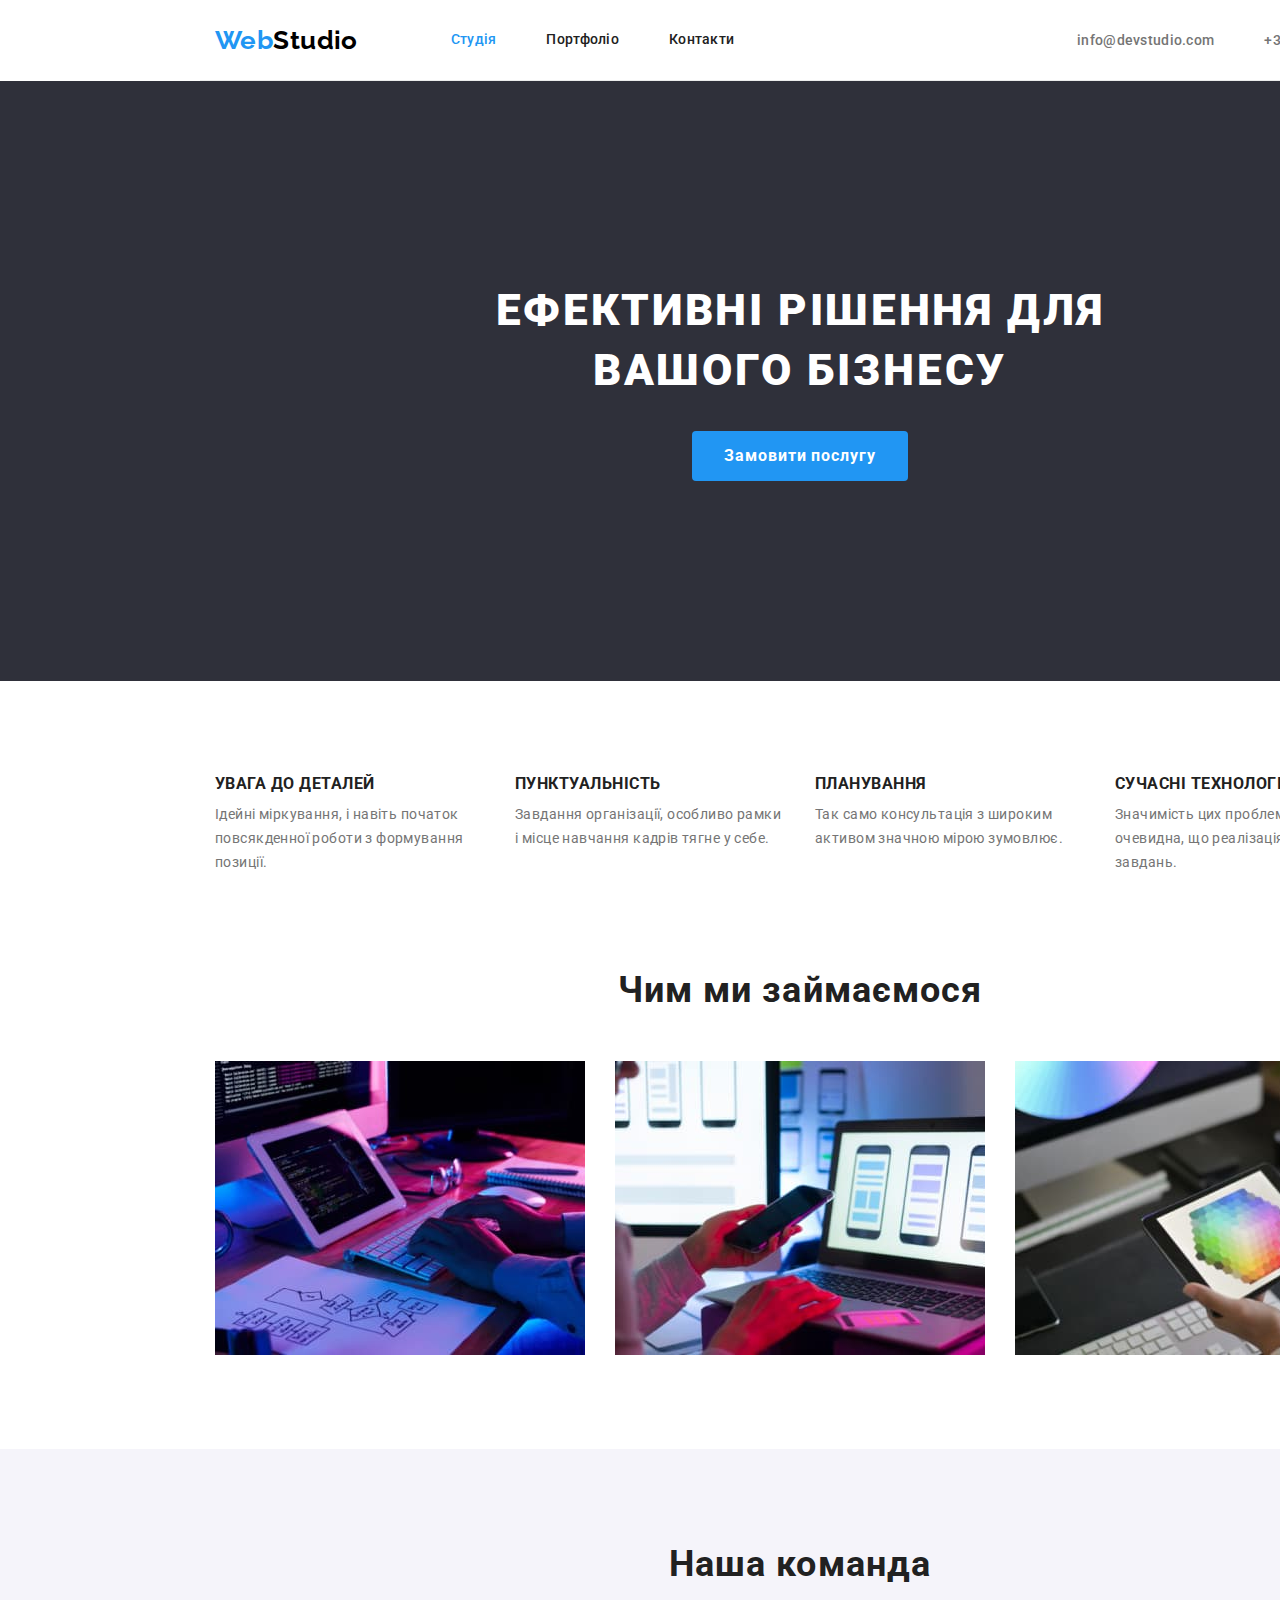
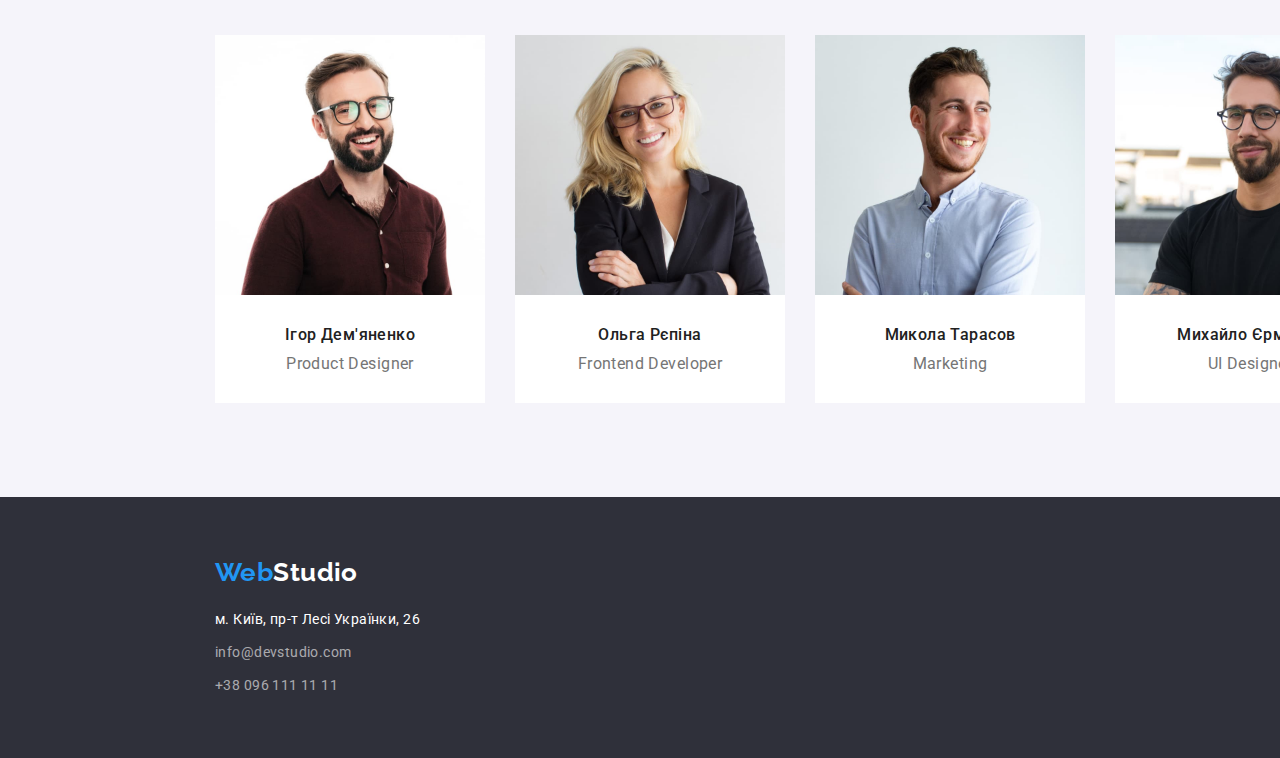
<file: index.html>
<!DOCTYPE html>
<html lang="uk">
  <head>
    <meta charset="UTF-8" />
    <meta http-equiv="X-UA-Compatible" content="IE=edge" />
    <meta name="viewport" content="width=device-width, initial-scale=1.0" />
    <title>Веб студія</title>
    <link rel="preconnect" href="https://fonts.googleapis.com" />
    <link rel="preconnect" href="https://fonts.gstatic.com" crossorigin />
    <link href="https://fonts.googleapis.com/css2?family=Raleway:wght@700&family=Roboto:wght@400;500;700;900&display=swap" rel="stylesheet" />
    <link rel="stylesheet" href="https://cdnjs.cloudflare.com/ajax/libs/modern-normalize/1.1.0/modern-normalize.min.css" />
    <link rel="stylesheet" href="./css/styles.css" />
  </head>
  <body class="page">
    <!--Верхня лінія-->
    <header>
      <div class="line container">
        <nav class="nav-site">
          <a class="link logo" href="./index.html" lang="en">Web<span class="logo-header">Studio</span></a>
          <ul class="list-nav list">
            <li class="item">
              <a class="link current" href="./index.html">Студія</a>
            </li>
            <li class="item">
              <a class="link" href="./portfolio.html">Портфоліо</a>
            </li>
            <li class="item">
              <a class="link" href="#">Контакти</a>
            </li>
          </ul>
        </nav>
        <ul class="contacts-header list">
          <li class="item">
            <a class="link" href="mailto:info@devstudio.com" target="_blank" rel="noopener noreferrer nofollow">info@devstudio.com</a>
          </li>
          <li class="item">
            <a class="link" href="tel:+380961111111" target="_blank" rel="noopener noreferrer nofollow">+38 096 111 11 11</a>
          </li>
        </ul>
      </div>
    </header>
    <main>
      <!--Шапка-->
      <section class="hat-site">
        <h1 class="title">Ефективні рішення для вашого бізнесу</h1>
        <button type="button" class="button">Замовити послугу</button>
      </section>
      <!-- Особливості -->
      <section class="section">
        <div class="container">
          <h2 class="title visually-hidden">Особливості</h2>
          <ul class="our-features list">
            <li class="item">
              <h3 class="our-features-title">Увага до деталей</h3>
              <p class="our-features-text">Ідейні міркування, і навіть початок повсякденної роботи з формування позиції.</p>
            </li>
            <li class="item">
              <h3 class="our-features-title">Пунктуальність</h3>
              <p class="our-features-text">Завдання організації, особливо рамки і місце навчання кадрів тягне у себе.</p>
            </li>
            <li class="item">
              <h3 class="our-features-title">Планування</h3>
              <p class="our-features-text">Так само консультація з широким активом значною мірою зумовлює.</p>
            </li>
            <li class="item">
              <h3 class="our-features-title">Сучасні технології</h3>
              <p class="our-features-text">Значимість цих проблем настільки очевидна, що реалізація планових завдань.</p>
            </li>
          </ul>
        </div>
      </section>
      <!--Чим займаємось-->
      <section class="occupation section">
        <div class="container">
          <h2 class="title">Чим ми займаємося</h2>
          <ul class="our-occupation list">
            <li class="item">
              <img src="./imeges/box1.jpg" alt="людина працює за комп'ютером" width="370" />
            </li>
            <li class="item">
              <img src="./imeges/box2.jpg" alt="людина з телефоном працює за комп'ютером" width="370" />
            </li>
            <li class="item">
              <img src="./imeges/box3.jpg" alt="людина працює з планшетом" width="370" />
            </li>
          </ul>
        </div>
      </section>
      <!--Наша команда-->
      <section class="our-team section">
        <div class="container">
          <h2 class="title">Наша команда</h2>
          <ul class="our-team-list list">
            <li class="item list-team">
              <img src="./imeges/img1.jpg" alt="Ігор Дем'яненко" width="270" />
              <div class="nave-position">
                <h3 class="name">Ігор Дем'яненко</h3>
                <p class="job-title" lang="en">Product Designer</p>
              </div>
            </li>

            <li class="item list-team">
              <img src="./imeges/img2.jpg" alt="Ольга Рєпіна" width="270" />
              <div class="nave-position">
                <h3 class="name">Ольга Рєпіна</h3>
                <p class="job-title" lang="en">Frontend Developer</p>
              </div>
            </li>

            <li class="item list-team">
              <img src="./imeges/img3.jpg" alt="Микола Тарасов" width="270" />
              <div class="nave-position">
                <h3 class="name">Микола Тарасов</h3>
                <p class="job-title" lang="en">Marketing</p>
              </div>
            </li>

            <li class="item list-team">
              <img src="./imeges/img4.jpg" alt="Михайло Єрмаков" width="270" />
              <div class="nave-position">
                <h3 class="name">Михайло Єрмаков</h3>
                <p class="job-title" lang="en">UI Designer</p>
              </div>
            </li>
          </ul>
        </div>
      </section>
    </main>
    <!--Підвал-->
    <footer class="footer">
      <div class="container">
        <a class="link logo" href="./index.html" lang="en">Web<span class="logo-footer">Studio</span></a>
        <address class="address">
          <ul class="list">
            <li class="address-item">
              <a class="link-address link" href="https://goo.gl/maps/CPtrU1FHBa2aNyZL9" target="_blank" rel="noopener noreferrer nofollow"
                >м. Київ, пр-т Лесі Українки, 26</a
              >
            </li>
            <li class="contacts-item">
              <a class="link-contacts link" href="mailto:info@devstudio.com">info@devstudio.com</a>
            </li>
            <li class="contacts-item">
              <a class="link-contacts link" href="tel:+380961111111">+38 096 111 11 11</a>
            </li>
          </ul>
        </address>
      </div>
    </footer>
  </body>
</html>
</file>
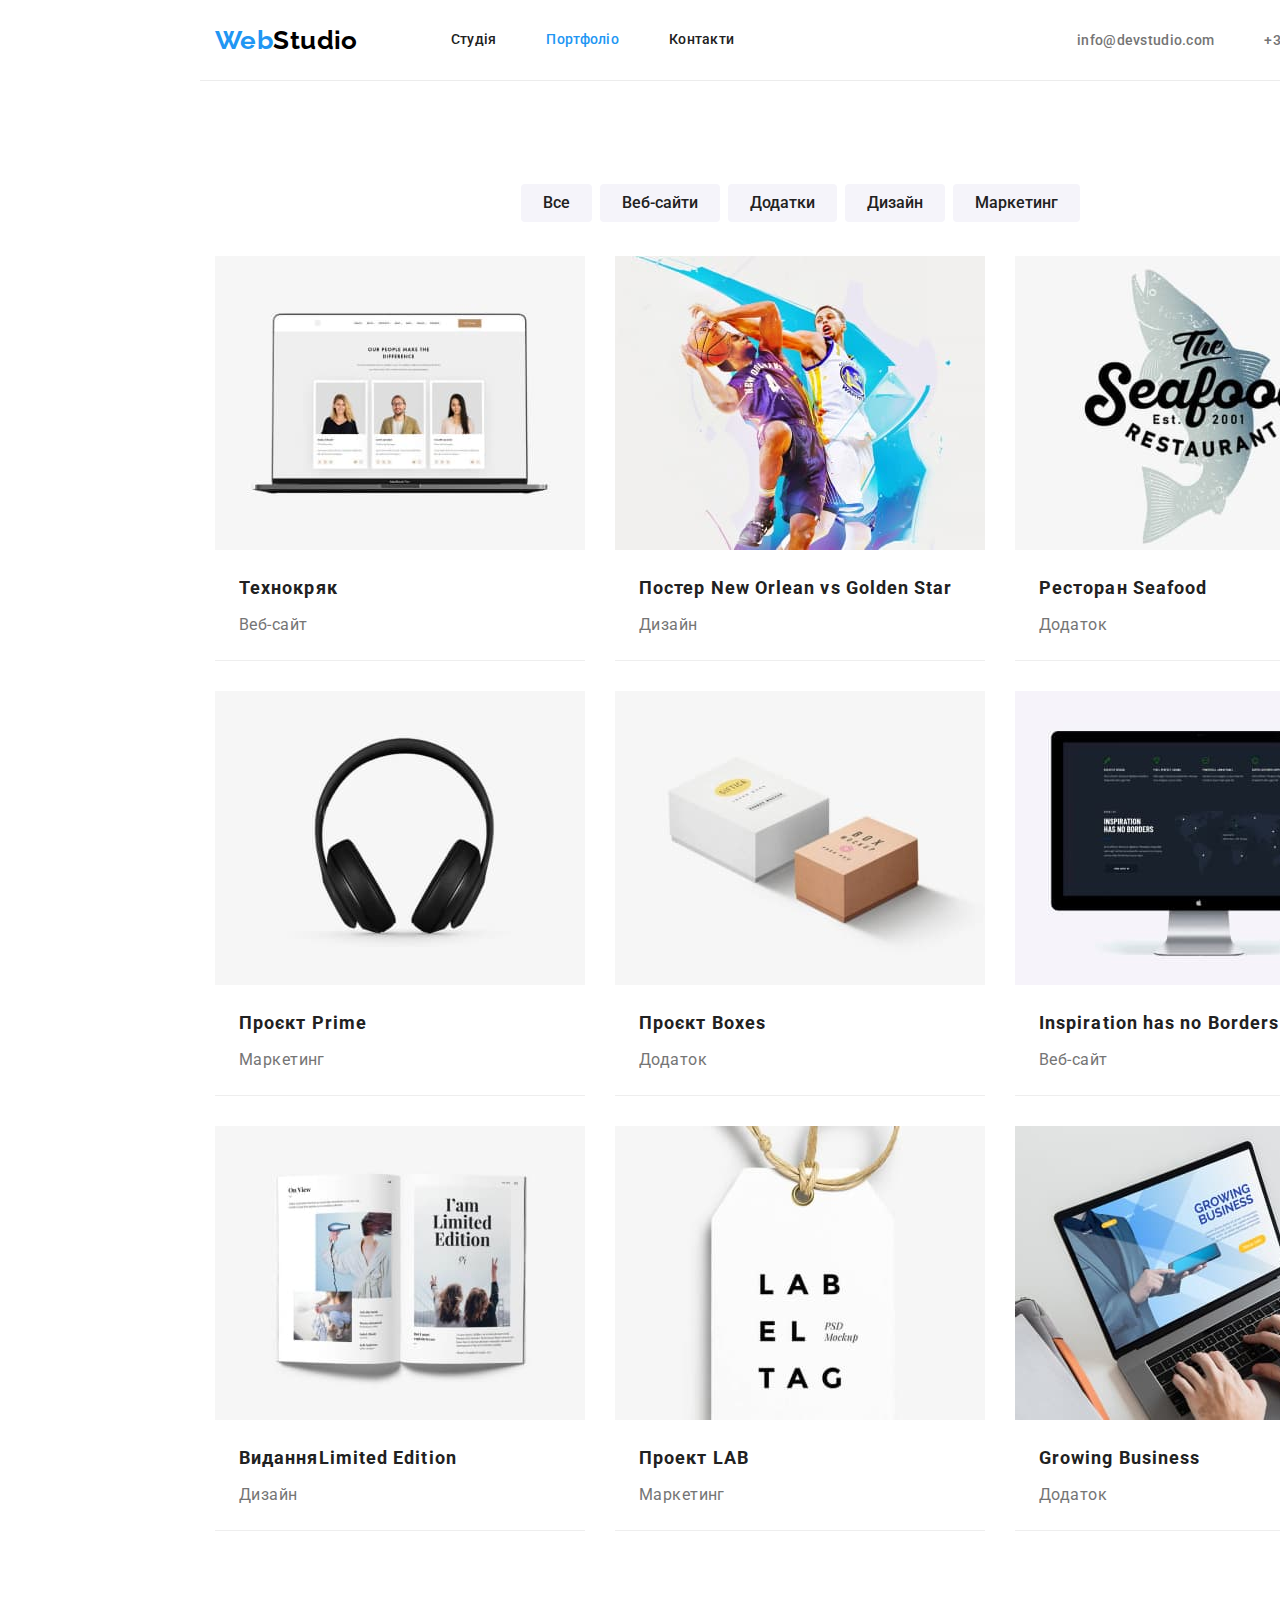
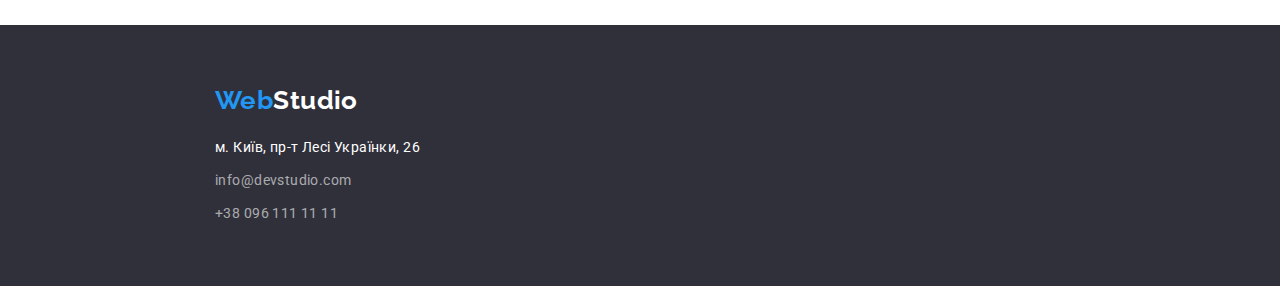
<file: portfolio.html>
<!DOCTYPE html>
<html lang="uk">
  <head>
    <meta charset="UTF-8" />
    <meta http-equiv="X-UA-Compatible" content="IE=edge" />
    <meta name="viewport" content="width=device-width, initial-scale=1.0" />
    <title>Портфоліо</title>
    <link rel="preconnect" href="https://fonts.googleapis.com" />
    <link rel="preconnect" href="https://fonts.gstatic.com" crossorigin />
    <link href="https://fonts.googleapis.com/css2?family=Raleway:wght@700&family=Roboto:wght@400;500;700;900&display=swap" rel="stylesheet" />
    <link rel="stylesheet" href="https://cdnjs.cloudflare.com/ajax/libs/modern-normalize/1.1.0/modern-normalize.min.css" />
    <link rel="stylesheet" href="./css/styles.css" />
  </head>
  <body class="page">
    <!--Верхня лінія-->
    <header>
      <div class="line container">
        <nav class="nav-site">
          <a class="link logo" href="./index.html" lang="en">Web<span class="logo-header">Studio</span></a>
          <ul class="list-nav list">
            <li class="item">
              <a class="link" href="./index.html">Студія</a>
            </li>
            <li class="item">
              <a class="link current" href="./portfolio.html">Портфоліо</a>
            </li>
            <li class="item">
              <a class="link" href="#">Контакти</a>
            </li>
          </ul>
        </nav>
        <ul class="contacts-header list">
          <li class="item">
            <a class="link" href="mailto:info@devstudio.com" target="_blank" rel="noopener noreferrer nofollow">info@devstudio.com</a>
          </li>
          <li class="item">
            <a class="link" href="tel:+380961111111" target="_blank" rel="noopener noreferrer nofollow">+38 096 111 11 11</a>
          </li>
        </ul>
      </div>
    </header>
    <!--Портфоліо-->
    <main>
      <section class="portfolio section">
        <div class="container">
          <h1 class="title visually-hidden">Портфоліо</h1>
          <ul class="menu list">
            <li class="item"><button class="button" type="button">Все</button></li>
            <li class="item"><button class="button" type="button">Веб-сайти</button></li>
            <li class="item"><button class="button" type="button">Додатки</button></li>
            <li class="item"><button class="button" type="button">Дизайн</button></li>
            <li class="item"><button class="button" type="button">Маркетинг</button></li>
          </ul>
          <ul class="work list">
            <li class="item">
              <img src="./imeges/portfolio/img1.jpg" alt="Відкритий ноутбук" width="370" />
              <div class="description">
                <h2 class="work-title">Технокряк</h2>
                <p class="work-text">Веб-сайт</p>
              </div>
            </li>
            <li class="item">
              <img src="./imeges/portfolio/img2.jpg" alt="Боротьба баскетболістів" width="370" />
              <div class="description">
                <h2 class="work-title">Постер <span lang="en">New Orlean vs Golden Star</span></h2>
                <p class="work-text">Дизайн</p>
              </div>
            </li>
            <li class="item">
              <img src="./imeges/portfolio/img3.jpg" alt="Логотип ресторану" width="370" />
              <div class="description">
                <h2 class="work-title">Ресторан <span lang="en">Seafood</span></h2>
                <p class="work-text">Додаток</p>
              </div>
            </li>
            <li class="item">
              <img src="./imeges/portfolio/img4.jpg" alt="Навушники" width="370" />
              <div class="description">
                <h2 class="work-title">Проєкт <span lang="en">Prime</span></h2>
                <p class="work-text">Маркетинг</p>
              </div>
            </li>
            <li class="item">
              <img src="./imeges/portfolio/img5.jpg" alt="Дві коробки" width="370" />
              <div class="description">
                <h2 class="work-title">Проєкт <span lang="en">Boxes</span></h2>
                <p class="work-text">Додаток</p>
              </div>
            </li>
            <li class="item">
              <img src="./imeges/portfolio/img6.jpg" alt="Монітор" width="370" />
              <div class="description">
                <h2 class="work-title" lang="en">Inspiration has no Borders</h2>
                <p class="work-text">Веб-сайт</p>
              </div>
            </li>
            <li class="item">
              <img src="./imeges/portfolio/img7.jpg" alt="Відкрити журнал" width="370" />
              <div class="description">
                <h2 class="work-title">Видання<span lang="en">Limited Edition</span></h2>
                <p class="work-text">Дизайн</p>
              </div>
            </li>
            <li class="item">
              <img src="./imeges/portfolio/img8.jpg" alt="Табличка з написом" width="370" />
              <div class="description">
                <h2 class="work-title">Проект <span lang="en">LAB</span></h2>
                <p class="work-text">Маркетинг</p>
              </div>
            </li>
            <li class="item">
              <img src="./imeges/portfolio/img9.jpg" alt="Людина працює на ноутбуці" width="370" />
              <div class="description">
                <h2 class="work-title" lang="en">Growing Business</h2>
                <p class="work-text">Додаток</p>
              </div>
            </li>
          </ul>
        </div>
      </section>
    </main>
    <!--Підвал-->
    <footer class="footer">
      <div class="container">
        <a class="link logo" href="./index.html" lang="en">Web<span class="logo-footer">Studio</span></a>
        <address class="address">
          <ul class="list">
            <li class="address-item">
              <a class="link-address link" href="https://goo.gl/maps/CPtrU1FHBa2aNyZL9" target="_blank" rel="noopener noreferrer nofollow"
                >м. Київ, пр-т Лесі Українки, 26</a
              >
            </li>
            <li class="contacts-item">
              <a class="link-contacts link" href="mailto:info@devstudio.com">info@devstudio.com</a>
            </li>
            <li class="contacts-item">
              <a class="link-contacts link" href="tel:+380961111111">+38 096 111 11 11</a>
            </li>
          </ul>
        </address>
      </div>
    </footer>
  </body>
</html>
</file>
<file: css/styles.css>
:root {
  --basic-text-color: #757575;
  --secondary-text-color: #212121;
  --white-text-color: #ffffff;
  --black-text-color: #000000;
  --accent-color: #2196f3;
  --basic-bg-color: #ffffff;
  --secondary-bg-color: #f5f4fa;
  --accent-bg-color: #2196f3;
  --header-footer-bg-color: #2f303a;
  --active-accent-bg-color: #188ce8;
  --footer-contacts-color: rgba(255, 255, 255, 0.6);
  --border-line-color: #ececec;
  --border-box-color: #eeeeee;
}
/* body */

body {
  width: 1600px;
  margin-left: auto;
  margin-right: auto;
  background-color: var(--basic-bg-color);
  color: var(--basic-text-color);
  font-size: 14px;
  font-family: Roboto, sans-serif;
  letter-spacing: 0.03em;
}
img {
  display: block;
  max-width: 100%;
  height: auto;
}
h1,
h2,
h3,
p {
  margin-top: 0;
  margin-bottom: 0;
}
ul {
  margin-top: 0;
  margin-bottom: 0;
  padding-left: 0;
}
.visually-hidden {
  position: absolute;
  white-space: nowrap;
  width: 1px;
  height: 1px;
  overflow: hidden;
  border: 0;
  padding: 0;
  clip: rect(0 0 0 0);
  clip-path: inset(50%);
  margin: -1px;
}
.list {
  list-style: none;
}
.link {
  text-decoration: none;
}

.container {
  width: 1200px;
  margin-left: auto;
  margin-right: auto;
  padding-left: 15px;
  padding-right: 15px;
}

/* header */
.line {
  display: flex;
  align-items: center;
  border-bottom: 1px solid var(--border-line-color);
}
.nav-site {
  display: flex;
  align-items: center;
  justify-content: flex-start;
}
.logo {
  color: var(--accent-color);
  font-family: Raleway, sans-serif;
  font-weight: 700;
  font-size: 26px;
  line-height: 1.19;
}
.logo-header {
  color: var(--black-text-color);
}
.list-nav {
  display: flex;
  margin-left: 93px;
}
.list-nav .item {
  /* margin-right: 50px; */
}
/* .list-nav .item:last-child {
  margin-right: 0;
} */
/* .list-nav .item:not(:last-child) {
  margin-right: 50px;
} */
.list-nav .item + .item {
  margin-left: 50px;
}
.contacts-header {
  display: flex;
  margin-left: auto;
}
.contacts-header .item + .item {
  margin-left: 50px;
}

/* link */

.list-nav .link {
  display: block;
  padding-top: 32px;
  padding-bottom: 32px;
  color: var(--secondary-text-color);
  font-weight: 500;
  line-height: 1.14;
  letter-spacing: 0.02em;
}

.nav-site .current,
.nav-site .link:hover,
.nav-site .link:focus {
  color: var(--accent-color);
}

.contacts-header .link {
  color: var(--basic-text-color);
  font-weight: 500;
  line-height: 1.14;
  letter-spacing: 0.02em;
}
.contacts-header .link:hover,
.contacts-header .link:focus {
  color: var(--accent-color);
}
/* main */

/* hat */
.hat {
}

.hat-site {
  padding: 200px 452px;
  background-color: var(--header-footer-bg-color);
  text-align: center;
  align-content: center;
}
.hat-site .title {
  margin-bottom: 30px;
  color: var(--white-text-color);
  font-weight: 900;
  font-size: 44px;
  line-height: 1.36;
  letter-spacing: 0.06em;
  text-transform: uppercase;
}
.hat-site .button {
  padding: 10px 32px;

  border: 0;
  border-radius: 4px;

  background-color: var(--accent-bg-color);
  color: var(--white-text-color);
  font-weight: 700;
  font-size: 16px;
  line-height: 1.88;
  align-items: center;
  text-align: center;

  letter-spacing: 0.06em;

  cursor: pointer;
}
.hat-site .button:hover,
.hat-site .button:focus {
  background-color: var(--active-accent-bg-color);
}

/* features */
.section {
  padding-top: 94px;
  padding-bottom: 94px;
  background-color: var(--basic-bg-color);
}
.section .title {
  margin-bottom: 50px;
  color: var(--secondary-text-color);
  font-weight: 700;
  font-size: 36px;
  line-height: 1.17;
  text-align: center;
  letter-spacing: 0.03em;
}
.our-features {
  display: flex;
  margin-right: -30px;
}
.our-features .item {
  flex-basis: calc(100% / 4 - 30px);
  margin-right: 30px;
}

.our-features-title {
  margin-bottom: 10px;
  color: var(--secondary-text-color);
  font-weight: 700;
  line-height: 1.14;
  letter-spacing: 0.03em;
  text-transform: uppercase;
}
.our-features-text {
  line-height: 1.71;
}
/* our occupation */
.occupation {
  padding-top: 0;
}
.our-occupation {
  display: flex;
  margin-right: -30px;
}
.our-occupation .item {
  margin-right: 30px;
}

/* our team */

.our-team {
  background-color: var(--secondary-bg-color);
}
.our-team-list {
  display: flex;
  margin-right: -30px;
}
.our-team-list .item {
  text-align: center;
  margin-right: 30px;
}

.nave-position {
  padding: 30px 61px;
}
.name {
  margin-bottom: 10px;
  color: var(--secondary-text-color);
  font-weight: 500;
  font-size: 16px;
  line-height: 1.19;
}
.list-team {
  background-color: var(--basic-bg-color);
}
.job-title {
  font-size: 16px;
  line-height: 1.19;
}
/* portfolio */
.portfolio {
  padding-top: 103px;
}
.menu {
  margin-bottom: 34px;
  display: flex;
  justify-content: center;
  column-gap: 8px;
}
.menu .item {
  display: flex;
}
.menu .button {
  border: 0;
  border-radius: 4px;
  padding: 6px 22px;
  color: var(--secondary-text-color);
  background-color: var(--secondary-bg-color);
  font-weight: 500;
  font-size: 16px;
  line-height: 1.62;
  text-align: center;
  cursor: pointer;
}
.menu .button:hover,
.menu .button:focus {
  color: var(--white-text-color);
  background-color: var(--accent-bg-color);
}
.work {
  display: flex;
  flex-wrap: wrap;
  gap: 30px;
}
.work .item {
  width: 370px;
  border-bottom: 1px solid var(--border-box-color);
}
.description {
  padding: 20px 24px;
}
.work-title {
  margin-bottom: 4px;
  color: var(--secondary-text-color);
  font-weight: 700;
  font-size: 18px;
  line-height: 2;
  letter-spacing: 0.06em;
}
.work-text {
  font-size: 16px;
  line-height: 1.88;
}

/* footer */
.footer {
  background-color: var(--header-footer-bg-color);
  padding-top: 60px;
  padding-bottom: 60px;
}

.logo-footer {
  color: var(--white-text-color);
}
.address {
  font-style: normal;
}
.address-item {
  margin-top: 20px;
}
.link-address {
  color: var(--white-text-color);
  line-height: 1.71;
}

.link-address:hover,
.link-address:focus {
  color: var(--accent-color);
}
.contacts-item {
  margin-top: 9px;
}
.link-contacts {
  color: var(--footer-contacts-color);
  line-height: 1.71;
}
.link-contacts:hover,
.link-contacts:focus {
  color: var(--accent-color);
}
</file>
